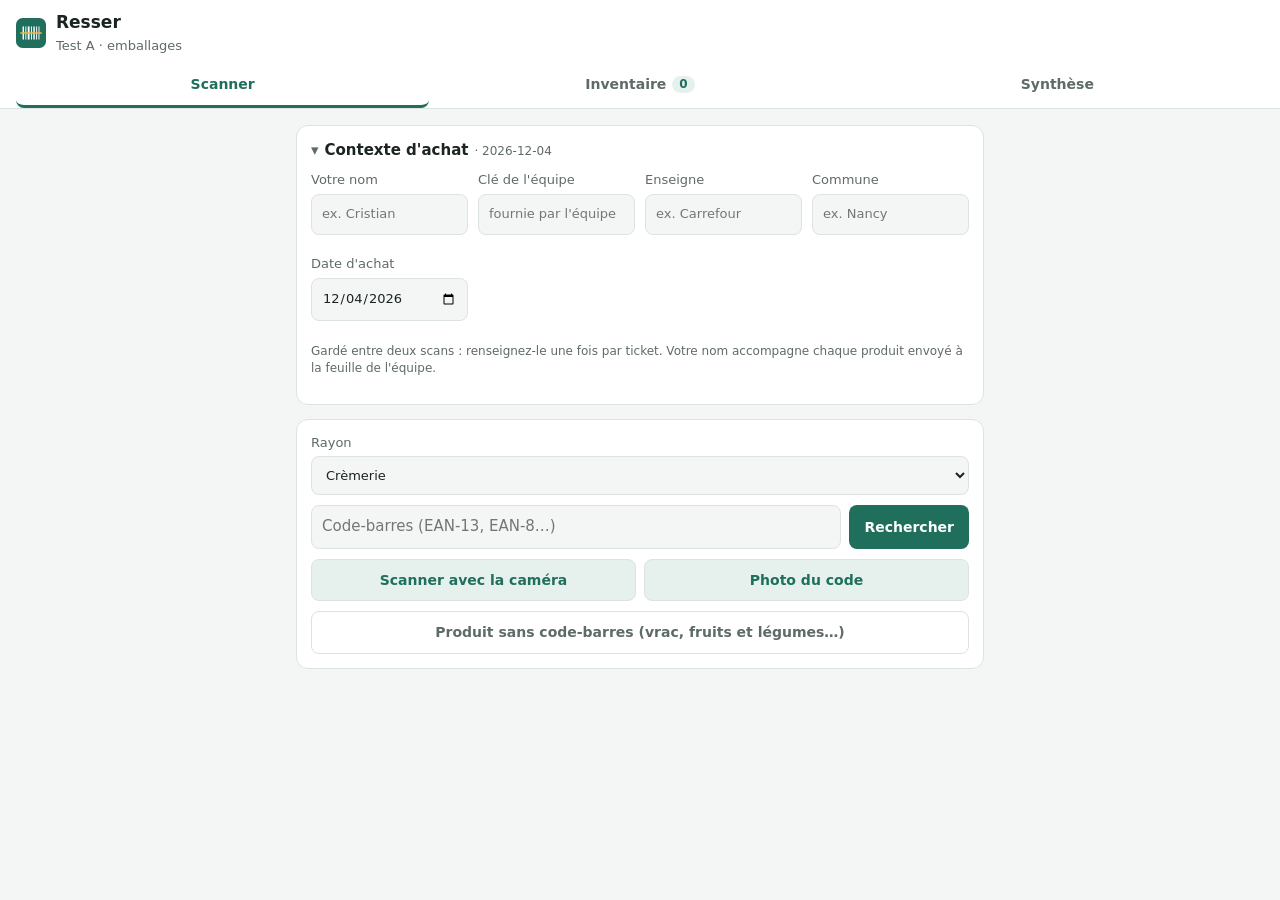
<file: index.html>
<!doctype html>
<html lang="fr">
<head>
  <meta charset="utf-8">
  <meta name="viewport" content="width=device-width, initial-scale=1, viewport-fit=cover">
  <title>Resser · Test A</title>
  <meta name="description" content="Outil de test pour caractériser les emballages des produits à partir du code-barres.">
  <meta name="theme-color" content="#1f6f5c">
  <link rel="manifest" href="manifest.webmanifest">
  <link rel="icon" href="icon.svg" type="image/svg+xml">
  <link rel="stylesheet" href="styles.css">
</head>
<body>
  <header class="top">
    <div class="brand">
      <img src="icon.svg" alt="" width="30" height="30">
      <div><strong>Resser</strong><span>Test A · emballages</span></div>
    </div>
    <nav class="tabs">
      <button type="button" data-tab="escanear" class="active">Scanner</button>
      <button type="button" data-tab="inventario">Inventaire <span id="count" class="pill">0</span></button>
      <button type="button" data-tab="resumen">Synthèse</button>
    </nav>
  </header>

  <main>
    <section id="tab-escanear" class="tab active">
      <details class="card" id="contexto">
        <summary><strong>Contexte d'achat</strong> <span id="contexto-resumen" class="note"></span></summary>
        <div class="grid" style="margin-top:10px">
          <label class="field">Votre nom<input id="cfg-nombre" autocomplete="name" placeholder="ex. Cristian"></label>
          <label class="field">Clé de l'équipe<input id="cfg-cle" autocomplete="off" placeholder="fournie par l'équipe"></label>
          <label class="field">Enseigne<input id="ctx-enseigne" list="enseignes" autocomplete="off" placeholder="ex. Carrefour"></label>
          <label class="field">Commune<input id="ctx-commune" list="communes" autocomplete="off" placeholder="ex. Nancy"></label>
          <label class="field">Date d'achat<input id="ctx-fecha" type="date"></label>
        </div>
        <p id="cle-estado" class="muted" role="status"></p>
        <p class="note">Gardé entre deux scans : renseignez-le une fois par ticket. Votre nom accompagne chaque produit envoyé à la feuille de l'équipe.</p>
      </details>

      <div class="card">
        <label class="field">Rayon
          <select id="categoria"></select>
        </label>
        <div class="row">
          <input id="gtin" inputmode="numeric" autocomplete="off" placeholder="Code-barres (EAN-13, EAN-8…)">
          <button id="buscar" type="button" class="primary">Rechercher</button>
        </div>
        <div id="botones-scan">
          <div class="row scan">
            <button id="camara" type="button" class="secondary">Scanner avec la caméra</button>
            <label class="button secondary">Photo du code<input id="foto" type="file" accept="image/*" capture="environment" hidden></label>
          </div>
          <button id="sin-codigo" type="button" class="ghost wide">Produit sans code-barres (vrac, fruits et légumes…)</button>
        </div>
        <div id="lector" hidden>
          <div class="visor"><video id="video" playsinline muted></video><div class="mira"></div></div>
          <div class="row scan">
            <button id="linterna" type="button" class="secondary" hidden>Lampe</button>
            <button id="cerrar-camara" type="button" class="ghost">Fermer la caméra</button>
          </div>
        </div>
        <p id="estado" class="muted" role="status"></p>
      </div>
      <div id="editor"></div>
    </section>

    <section id="tab-inventario" class="tab">
      <div class="card">
        <strong>Feuille de l'équipe</strong> <span id="sync-resumen" class="note"></span>
        <div class="actions">
          <button type="button" id="sync-todo" class="secondary">Envoyer les références en attente</button>
        </div>
        <p id="sync-estado" class="muted" role="status"></p>
      </div>
      <div class="card">
        <div class="row">
          <input id="filtro" type="search" placeholder="Filtrer par nom, marque, libellé ou code">
        </div>
        <div class="actions">
          <button type="button" id="exp-ref" class="secondary">CSV références</button>
          <button type="button" id="exp-comp" class="secondary">CSV composants</button>
          <button type="button" id="exp-json" class="secondary">Sauvegarde JSON</button>
          <label class="button secondary">Importer JSON<input id="imp-json" type="file" accept="application/json,.json" hidden></label>
        </div>
      </div>
      <ul id="lista" class="lista"></ul>
      <button type="button" id="borrar-todo" class="danger ghost wide">Effacer tout l'inventaire de ce téléphone</button>
    </section>

    <section id="tab-resumen" class="tab"></section>
  </main>

  <datalist id="enseignes"></datalist>
  <datalist id="communes"></datalist>
  <div id="toast" role="status" aria-live="polite"></div>
  <script type="module" src="app.js"></script>
</body>
</html>
</file>
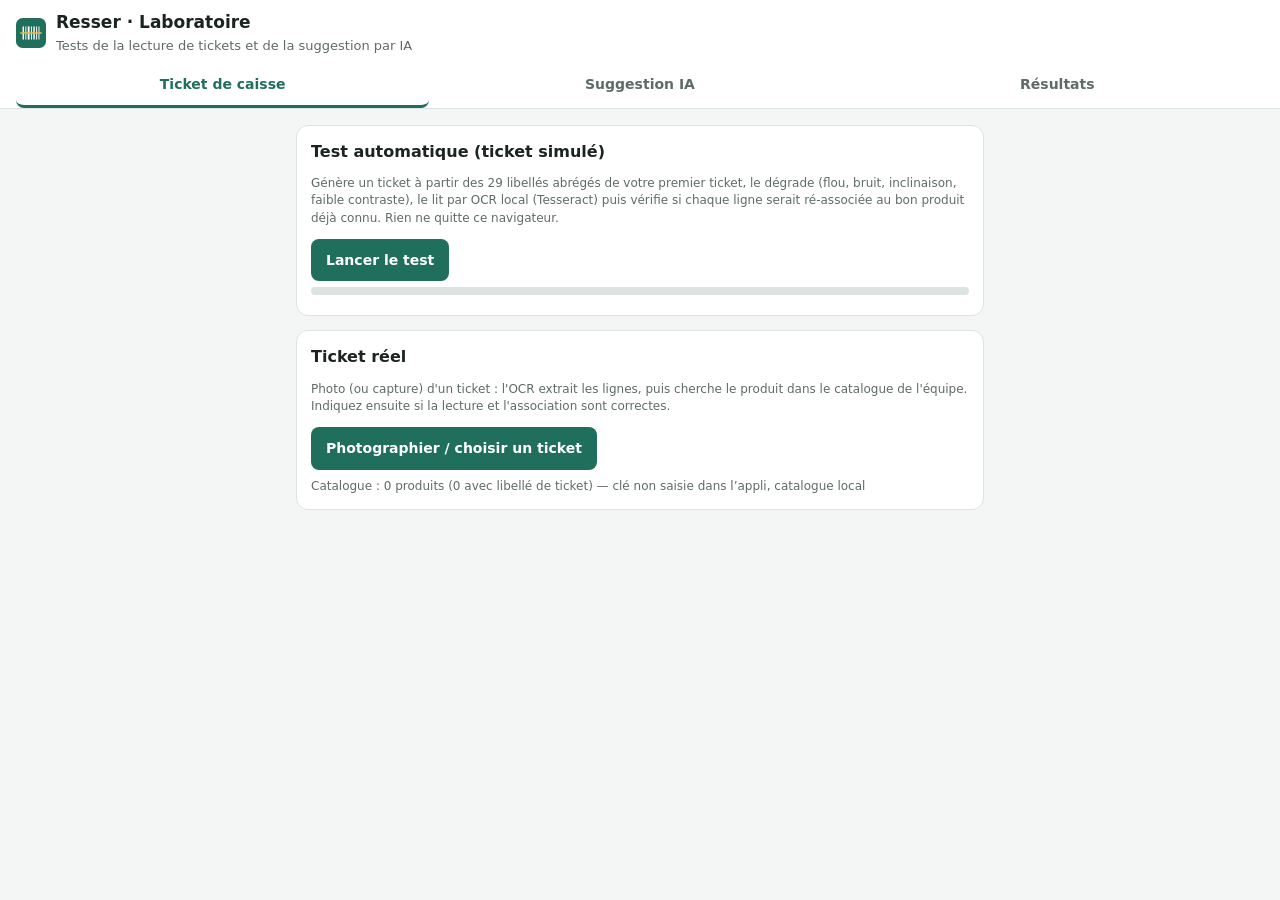
<file: labo.html>
<!doctype html>
<html lang="fr">
<head>
  <meta charset="utf-8">
  <meta name="viewport" content="width=device-width, initial-scale=1, viewport-fit=cover">
  <title>Resser · Laboratoire</title>
  <meta name="robots" content="noindex">
  <meta name="theme-color" content="#1f6f5c">
  <link rel="icon" href="icon.svg" type="image/svg+xml">
  <link rel="stylesheet" href="styles.css">
  <style>
    .col { display: grid; gap: 10px; }
    pre.log { background: var(--bg); border: 1px solid var(--line); border-radius: 8px; padding: 10px; font-size: 12px; max-height: 220px; overflow: auto; white-space: pre-wrap; margin: 10px 0 0; }
    .chip { display: inline-block; padding: 3px 10px; border-radius: 999px; background: var(--soft); color: var(--accent); font-weight: 600; font-size: 13px; margin: 2px 4px 2px 0; }
    .chip.top { background: var(--accent); color: var(--accent-ink); }
    .ok { color: var(--good); font-weight: 600; } .ko { color: var(--bad); font-weight: 600; } .mid { color: var(--warn); font-weight: 600; }
    td select { padding: 4px; font-size: 12px; }
    img.apercu { max-width: 100%; max-height: 260px; border-radius: 8px; border: 1px solid var(--line); background: #fff; }
    .barre { height: 8px; background: var(--line); border-radius: 4px; overflow: hidden; margin: 6px 0; }
    .barre > i { display: block; height: 100%; background: var(--accent); width: 0; transition: width .2s; }
  </style>
</head>
<body>
  <header class="top">
    <div class="brand">
      <img src="icon.svg" alt="" width="30" height="30">
      <div><strong>Resser · Laboratoire</strong><span>Tests de la lecture de tickets et de la suggestion par IA</span></div>
    </div>
    <nav class="tabs">
      <button type="button" data-tab="ticket" class="active">Ticket de caisse</button>
      <button type="button" data-tab="ia">Suggestion IA</button>
      <button type="button" data-tab="resultats">Résultats</button>
    </nav>
  </header>

  <main>
    <section id="tab-ticket" class="tab active">
      <div class="card">
        <h3>Test automatique (ticket simulé)</h3>
        <p class="note">Génère un ticket à partir des 29 libellés abrégés de votre premier ticket, le dégrade (flou, bruit, inclinaison, faible contraste), le lit par OCR local (Tesseract) puis vérifie si chaque ligne serait ré-associée au bon produit déjà connu. Rien ne quitte ce navigateur.</p>
        <div class="actions"><button type="button" id="lancer-ticket" class="primary">Lancer le test</button></div>
        <div class="barre"><i id="barre-ticket"></i></div>
        <div id="res-ticket"></div>
        <pre class="log" id="log-ticket" hidden></pre>
      </div>

      <div class="card">
        <h3>Ticket réel</h3>
        <p class="note">Photo (ou capture) d'un ticket : l'OCR extrait les lignes, puis cherche le produit dans le catalogue de l'équipe. Indiquez ensuite si la lecture et l'association sont correctes.</p>
        <div class="actions">
          <label class="button primary">Photographier / choisir un ticket<input id="ticket-fichier" type="file" accept="image/*" hidden></label>
          <span id="catalogue-etat" class="note"></span>
        </div>
        <div id="ticket-reel"></div>
      </div>
    </section>

    <section id="tab-ia" class="tab">
      <div class="card">
        <h3>Test automatique (produits Open Food Facts)</h3>
        <p class="note">33 produits français populaires dont les emballages sont décrits dans Open Food Facts (référence imparfaite et biaisée vers les bouteilles). Le modèle CLIP (≈ 150 Mo, téléchargé une fois) devine le type d'emballage à partir de la photo de face.</p>
        <div class="actions"><button type="button" id="lancer-ia" class="primary">Lancer le test</button></div>
        <div class="barre"><i id="barre-ia"></i></div>
        <div id="res-ia"></div>
        <pre class="log" id="log-ia" hidden></pre>
      </div>

      <div class="card">
        <h3>Photo réelle d'un emballage</h3>
        <p class="note">Mode « question » : l'IA ne fait que proposer. Dites si la proposition est juste, pour mesurer la précision sur vos vrais produits.</p>
        <div class="actions"><label class="button primary">Photographier / choisir<input id="ia-fichier" type="file" accept="image/*" hidden></label></div>
        <div id="ia-reel"></div>
      </div>
    </section>

    <section id="tab-resultats" class="tab">
      <div class="card">
        <h3>Vos verdicts</h3>
        <div id="bilan"></div>
        <div class="actions">
          <button type="button" id="exporter" class="secondary">Exporter (JSON)</button>
          <button type="button" id="effacer" class="ghost danger">Effacer</button>
        </div>
      </div>
    </section>
  </main>
  <div id="toast" role="status" aria-live="polite"></div>
  <script type="module" src="labo.js"></script>
</body>
</html>
</file>
<file: styles.css>
:root {
  --bg: #f4f6f5;
  --card: #ffffff;
  --ink: #1b2421;
  --muted: #5f6b67;
  --line: #dde3e1;
  --accent: #1f6f5c;
  --accent-ink: #ffffff;
  --soft: #e6f1ee;
  --warn: #b8641a;
  --bad: #b3362b;
  --good: #2c7a4b;
  --radius: 12px;
  color-scheme: light;
}
@media (prefers-color-scheme: dark) {
  :root {
    --bg: #111715;
    --card: #1a2220;
    --ink: #e7eeeb;
    --muted: #9aa8a3;
    --line: #2c3633;
    --accent: #4fb397;
    --accent-ink: #0d1412;
    --soft: #1f2e2a;
    --warn: #e09550;
    --bad: #e2675c;
    --good: #5cbf83;
    color-scheme: dark;
  }
}

* { box-sizing: border-box; }
[hidden] { display: none !important; }
html, body { margin: 0; }
body {
  background: var(--bg);
  color: var(--ink);
  font: 15px/1.45 system-ui, -apple-system, "Segoe UI", Roboto, sans-serif;
  padding-bottom: env(safe-area-inset-bottom);
}

.top {
  position: sticky; top: 0; z-index: 5;
  background: var(--card);
  border-bottom: 1px solid var(--line);
  padding: 10px 16px 0;
}
.brand { display: flex; align-items: center; gap: 10px; }
.brand strong { display: block; font-size: 17px; }
.brand span { color: var(--muted); font-size: 13px; }
.tabs { display: flex; gap: 4px; margin-top: 8px; }
.tabs button {
  flex: 1; background: none; border: 0; border-bottom: 3px solid transparent;
  padding: 10px 4px; color: var(--muted); font-weight: 600; font-size: 14px; cursor: pointer;
}
.tabs button.active { color: var(--accent); border-bottom-color: var(--accent); }

main { max-width: 720px; margin: 0 auto; padding: 16px; }
#editor { scroll-margin-top: 110px; }
.tab { display: none; }
.tab.active { display: block; }

.card {
  background: var(--card); border: 1px solid var(--line); border-radius: var(--radius);
  padding: 14px; margin-bottom: 14px;
}
.card h2, .card h3 { margin: 0 0 10px; font-size: 16px; }
.muted { color: var(--muted); font-size: 13px; margin: 8px 0 0; }
.muted:empty { display: none; }

.row { display: flex; gap: 8px; align-items: stretch; }
.row > input { flex: 1; min-width: 0; }
.grid { display: grid; grid-template-columns: repeat(auto-fit, minmax(140px, 1fr)); gap: 10px; }
.field { display: flex; flex-direction: column; gap: 4px; font-size: 13px; color: var(--muted); margin-bottom: 10px; }
.field > input, .field > select, .field > textarea { color: var(--ink); }

input, select, textarea, button, .button { font: inherit; }
input, select, textarea {
  width: 100%; padding: 10px; border: 1px solid var(--line); border-radius: 8px;
  background: var(--bg); color: var(--ink);
}
textarea { min-height: 64px; resize: vertical; }

button, .button {
  display: inline-flex; align-items: center; justify-content: center; gap: 6px;
  padding: 10px 14px; border-radius: 8px; border: 1px solid transparent; cursor: pointer;
  font-weight: 600; font-size: 14px;
}
.primary { background: var(--accent); color: var(--accent-ink); }
.secondary { background: var(--soft); color: var(--accent); border-color: var(--line); }
.ghost { background: none; color: var(--muted); border-color: var(--line); }
.danger { color: var(--bad); }
.wide { width: 100%; margin-top: 10px; }
.actions { display: flex; flex-wrap: wrap; gap: 8px; margin-top: 10px; }
button:disabled { opacity: .5; cursor: default; }

details.card > summary { cursor: pointer; list-style: none; display: flex; flex-wrap: wrap; gap: 6px; align-items: baseline; }
details.card > summary::-webkit-details-marker { display: none; }
details.card > summary::before { content: '▸'; color: var(--muted); }
details.card[open] > summary::before { content: '▾'; }
.row.scan { margin-top: 10px; }
.row.scan > * { flex: 1; }
.visor { position: relative; margin-top: 10px; border-radius: 8px; overflow: hidden; background: #000; }
.visor video { display: block; width: 100%; max-height: 60vh; object-fit: cover; }
.mira {
  position: absolute; left: 8%; right: 8%; top: 32%; bottom: 32%;
  border: 3px solid rgba(255, 255, 255, .85); border-radius: 10px;
  box-shadow: 0 0 0 999px rgba(0, 0, 0, .35); pointer-events: none;
}
.mira::after { content: ''; position: absolute; left: 6%; right: 6%; top: 50%; height: 2px; background: #f2b544; }

.prod { display: flex; gap: 12px; align-items: flex-start; }
.prod img { width: 72px; height: 72px; object-fit: contain; background: #fff; border-radius: 8px; border: 1px solid var(--line); }
.prod .meta { flex: 1; min-width: 0; }
.prod .gtin { font-family: ui-monospace, Consolas, monospace; color: var(--muted); font-size: 13px; }

.badge {
  display: inline-block; padding: 2px 8px; border-radius: 999px; font-size: 12px; font-weight: 700;
  background: var(--soft); color: var(--accent); margin: 2px 4px 2px 0;
}
.badge.warn { background: color-mix(in srgb, var(--warn) 16%, transparent); color: var(--warn); }
.badge.bad { background: color-mix(in srgb, var(--bad) 16%, transparent); color: var(--bad); }
.badge.good { background: color-mix(in srgb, var(--good) 16%, transparent); color: var(--good); }
.pill { background: var(--soft); color: var(--accent); border-radius: 999px; padding: 0 7px; font-size: 12px; }

.clase { display: inline-grid; place-items: center; width: 30px; height: 30px; border-radius: 8px; font-weight: 800; color: #fff; }
.clase-A { background: #2c7a4b; }
.clase-B { background: #5d9c3a; }
.clase-C { background: #c98a1c; }
.clase-D { background: #b3362b; }

.comp { border: 1px solid var(--line); border-radius: 10px; padding: 10px; margin-bottom: 10px; }
.comp-head { display: flex; justify-content: space-between; align-items: center; margin-bottom: 8px; font-weight: 600; }
.comp-foot { display: flex; flex-wrap: wrap; gap: 4px; align-items: center; font-size: 13px; }
.dot { display: inline-block; width: 10px; height: 10px; border-radius: 50%; margin-right: 4px; vertical-align: middle; }
.check { display: flex; gap: 8px; align-items: center; margin-bottom: 10px; }
.check input { width: 20px; height: 20px; }
.note { font-size: 12px; color: var(--muted); }

.lista { list-style: none; margin: 0; padding: 0; }
.lista li {
  display: flex; gap: 10px; align-items: center; background: var(--card); border: 1px solid var(--line);
  border-radius: var(--radius); padding: 10px 12px; margin-bottom: 8px; cursor: pointer;
}
.lista .info { flex: 1; min-width: 0; }
.lista .info strong { display: block; overflow: hidden; text-overflow: ellipsis; white-space: nowrap; }
.lista .info span { color: var(--muted); font-size: 13px; }
.vacio { text-align: center; color: var(--muted); padding: 24px 0; }
.foto { display: block; width: 100%; max-height: 320px; object-fit: contain; background: #fff; border-radius: 8px; border: 1px solid var(--line); }
.aviso { border-left: 4px solid var(--accent); background: var(--soft); }
.aviso .note { margin-top: 4px; }
.ok-sync { color: var(--good); }
.pend-sync { color: var(--warn); }

.kpis { display: grid; grid-template-columns: repeat(auto-fit, minmax(150px, 1fr)); gap: 10px; }
.kpi { background: var(--card); border: 1px solid var(--line); border-radius: var(--radius); padding: 12px; }
.kpi .v { font-size: 26px; font-weight: 800; }
.kpi .l { font-size: 13px; color: var(--muted); }
.kpi .n { font-size: 12px; color: var(--muted); margin-top: 4px; }
.bar { display: flex; height: 22px; border-radius: 6px; overflow: hidden; background: var(--line); margin: 8px 0; }
.bar > div { display: grid; place-items: center; color: #fff; font-size: 12px; font-weight: 700; }
table { width: 100%; border-collapse: collapse; font-size: 13px; }
th, td { text-align: left; padding: 6px 4px; border-bottom: 1px solid var(--line); }
th { color: var(--muted); font-weight: 600; }
td.num, th.num { text-align: right; }
.tabla { overflow-x: auto; }

#toast {
  position: fixed; left: 50%; bottom: 20px; transform: translateX(-50%) translateY(120px);
  background: var(--ink); color: var(--bg); padding: 10px 16px; border-radius: 10px;
  max-width: calc(100% - 32px); transition: transform .25s; z-index: 10; font-size: 14px;
}
#toast.show { transform: translateX(-50%) translateY(0); }
</file>
